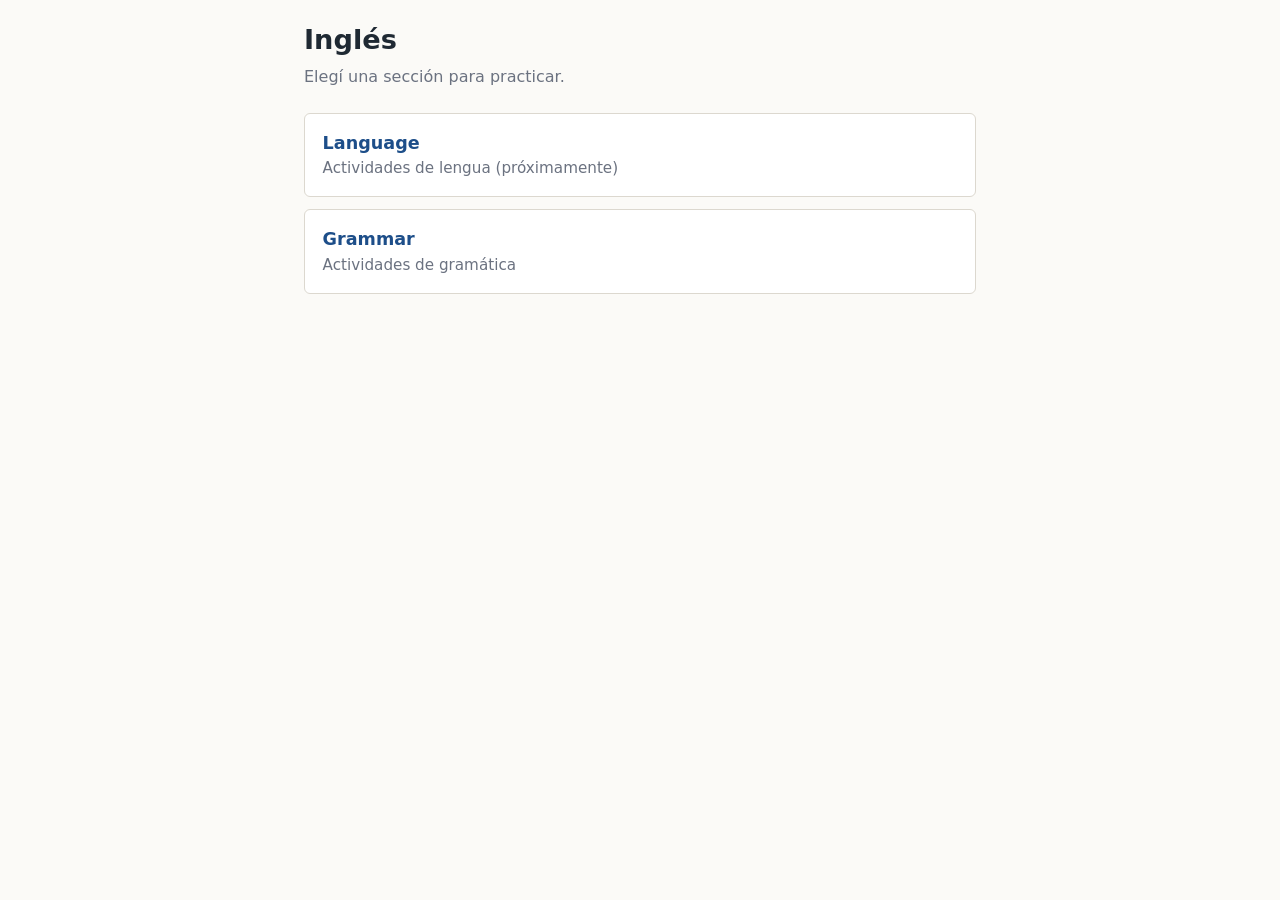
<file: index.html>
<!DOCTYPE html>
<html lang="es">
<head>
  <meta charset="UTF-8">
  <meta name="viewport" content="width=device-width, initial-scale=1">
  <title>Inglés — Ejercicios</title>
  <link rel="stylesheet" href="assets/style.css">
</head>
<body>
  <main class="contenedor">
    <h1>Inglés</h1>
    <p class="sub">Elegí una sección para practicar.</p>

    <nav class="opciones">
      <a class="opcion" href="language/index.html">
        <strong>Language</strong>
        <span>Actividades de lengua (próximamente)</span>
      </a>
      <a class="opcion" href="grammar/index.html">
        <strong>Grammar</strong>
        <span>Actividades de gramática</span>
      </a>
    </nav>
  </main>
</body>
</html>
</file>
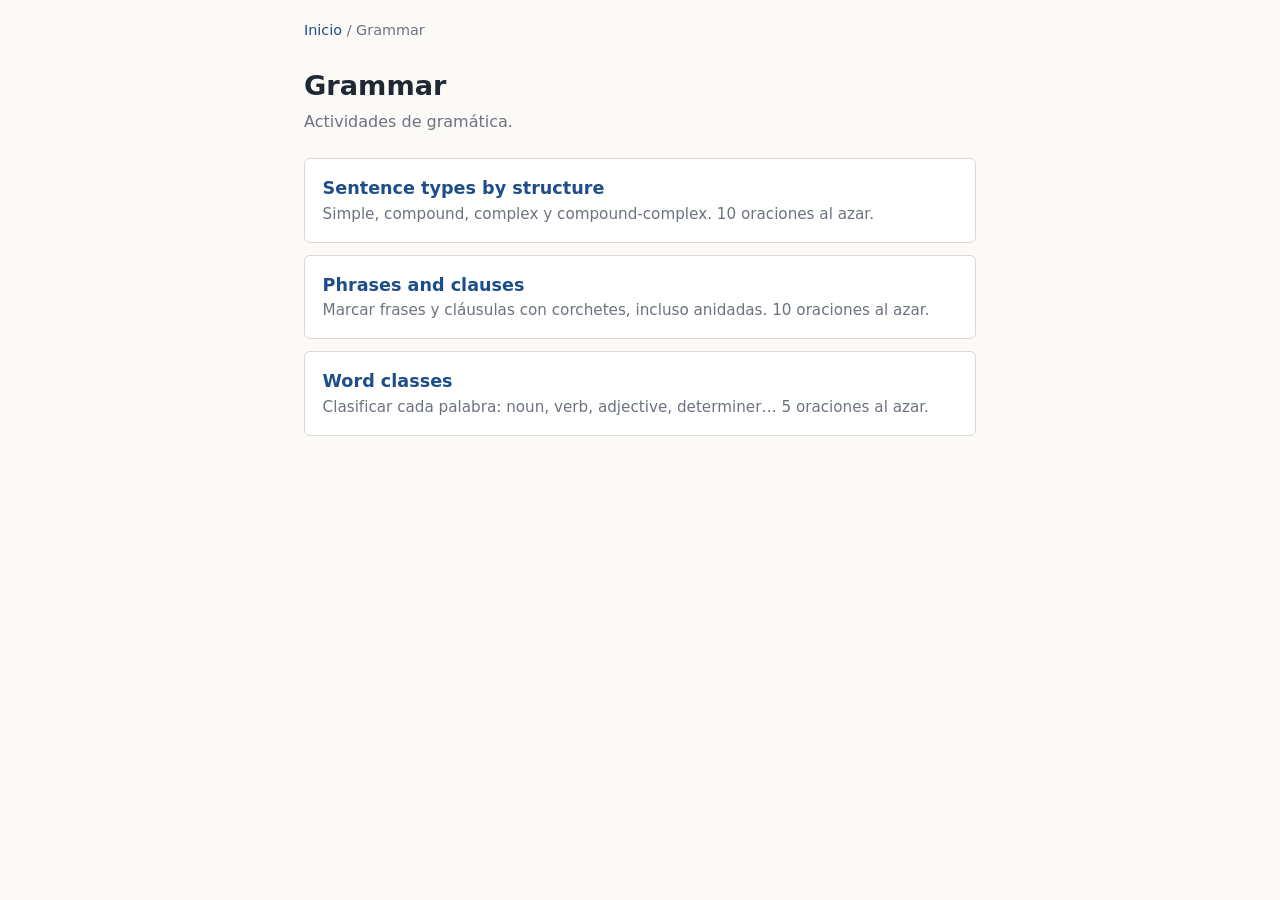
<file: grammar/index.html>
<!DOCTYPE html>
<html lang="es">
<head>
  <meta charset="UTF-8">
  <meta name="viewport" content="width=device-width, initial-scale=1">
  <title>Grammar — Inglés</title>
  <link rel="stylesheet" href="../assets/style.css">
</head>
<body>
  <main class="contenedor">
    <div class="migas"><a href="../index.html">Inicio</a> / Grammar</div>
    <h1>Grammar</h1>
    <p class="sub">Actividades de gramática.</p>

    <!-- Para sumar una actividad nueva: copiar un bloque <a class="opcion"> -->
    <nav class="opciones">
      <a class="opcion" href="sentence-types/index.html">
        <strong>Sentence types by structure</strong>
        <span>Simple, compound, complex y compound-complex. 10 oraciones al azar.</span>
      </a>
      <a class="opcion" href="phrases-clauses/index.html">
  <strong>Phrases and clauses</strong>
  <span>Marcar frases y cláusulas con corchetes, incluso anidadas. 10 oraciones al azar.</span>
</a>
      <a class="opcion" href="word-classes/index.html">
  <strong>Word classes</strong>
  <span>Clasificar cada palabra: noun, verb, adjective, determiner… 5 oraciones al azar.</span>
</a>
    </nav>
  </main>
</body>
</html>
</file>
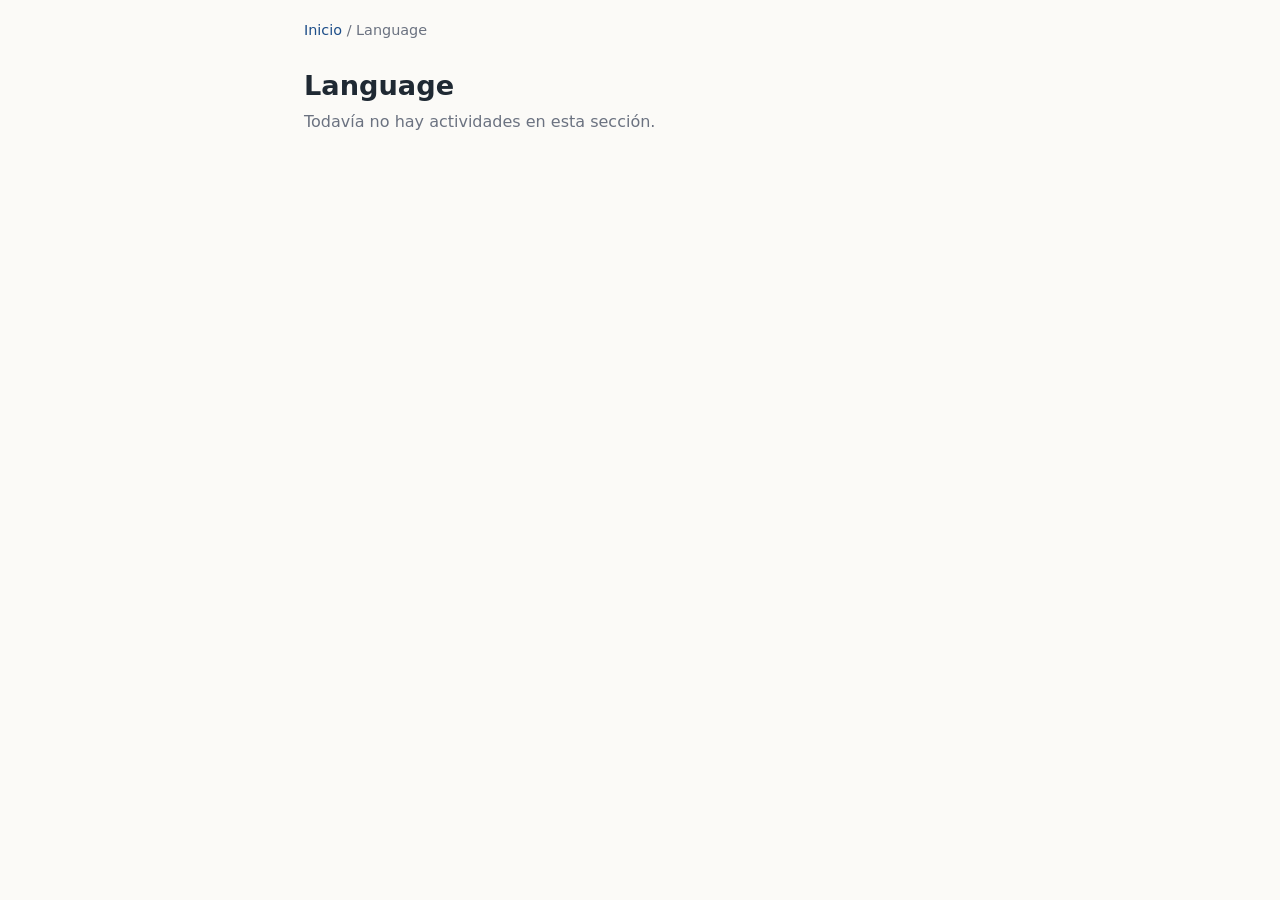
<file: language/index.html>
<!DOCTYPE html>
<html lang="es">
<head>
  <meta charset="UTF-8">
  <meta name="viewport" content="width=device-width, initial-scale=1">
  <title>Language — Inglés</title>
  <link rel="stylesheet" href="../assets/style.css">
</head>
<body>
  <main class="contenedor">
    <div class="migas"><a href="../index.html">Inicio</a> / Language</div>
    <h1>Language</h1>
    <p class="sub">Todavía no hay actividades en esta sección.</p>
  </main>
</body>
</html>
</file>
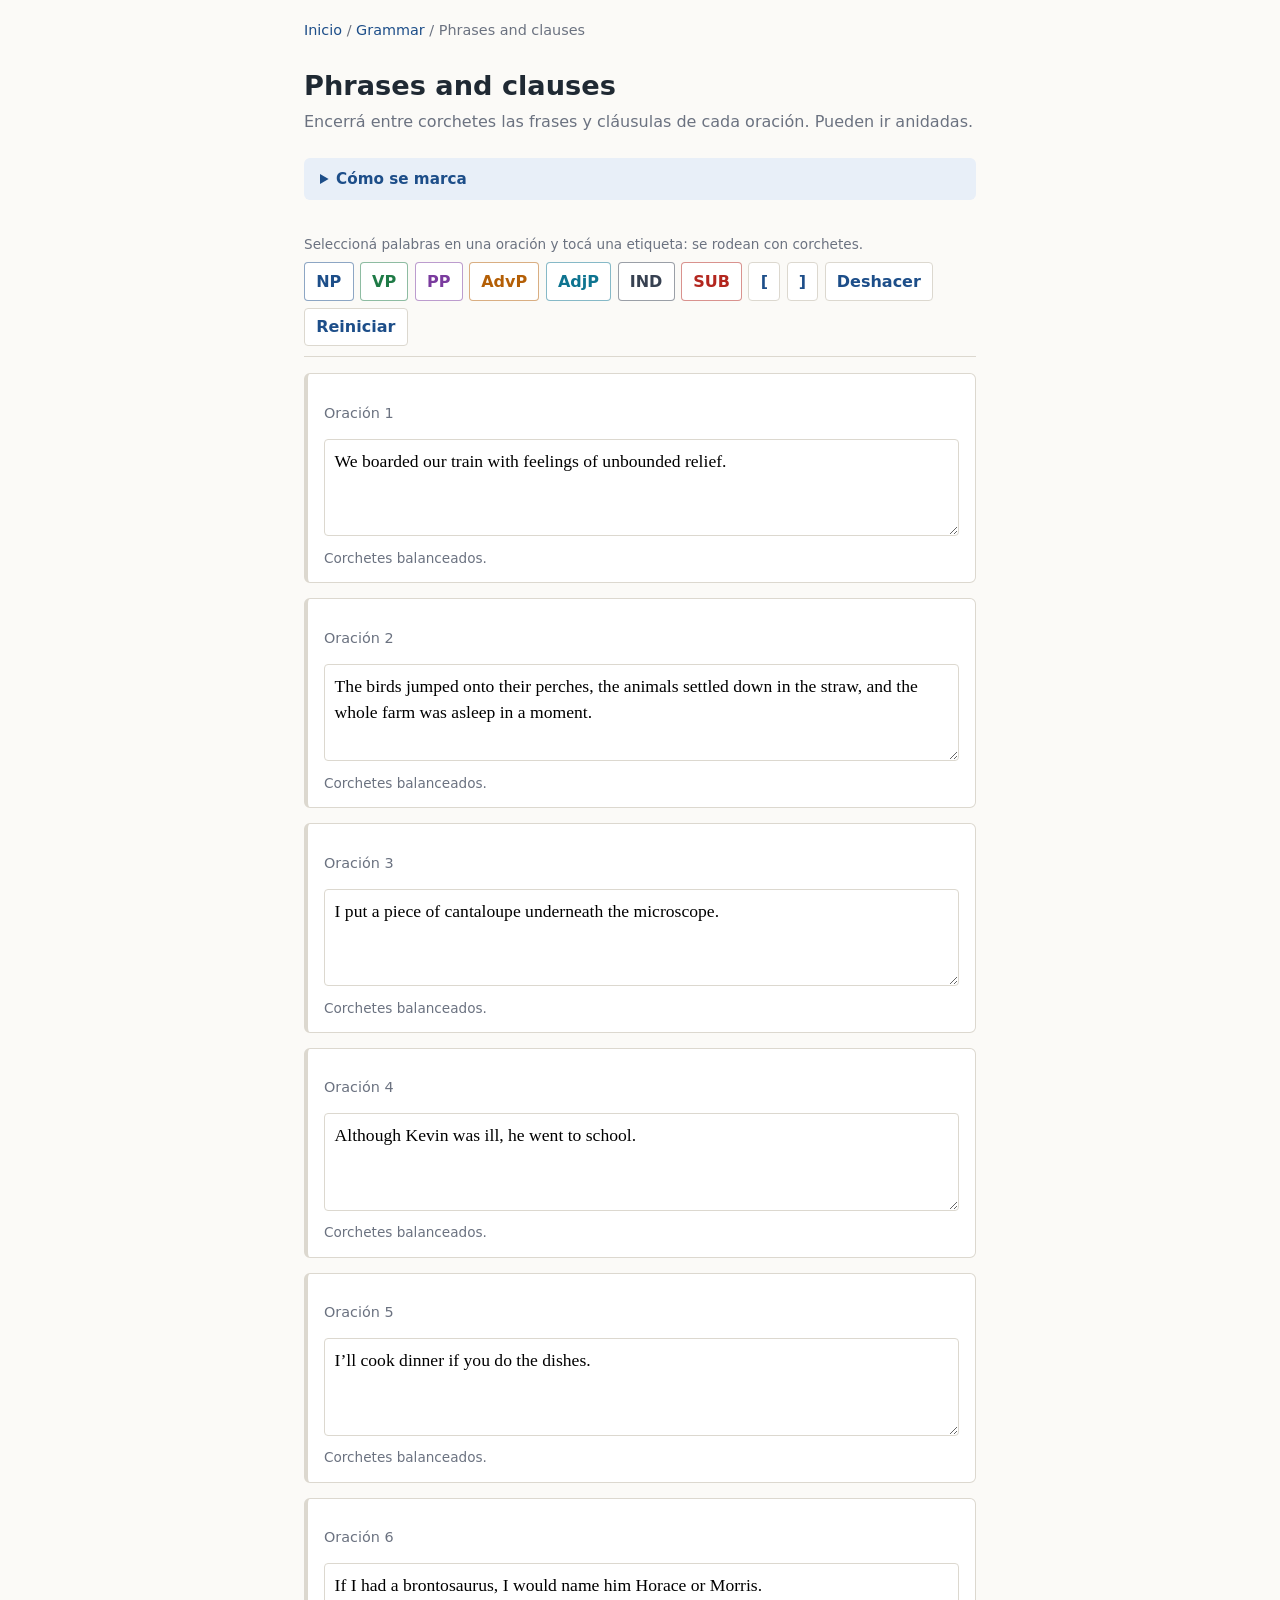
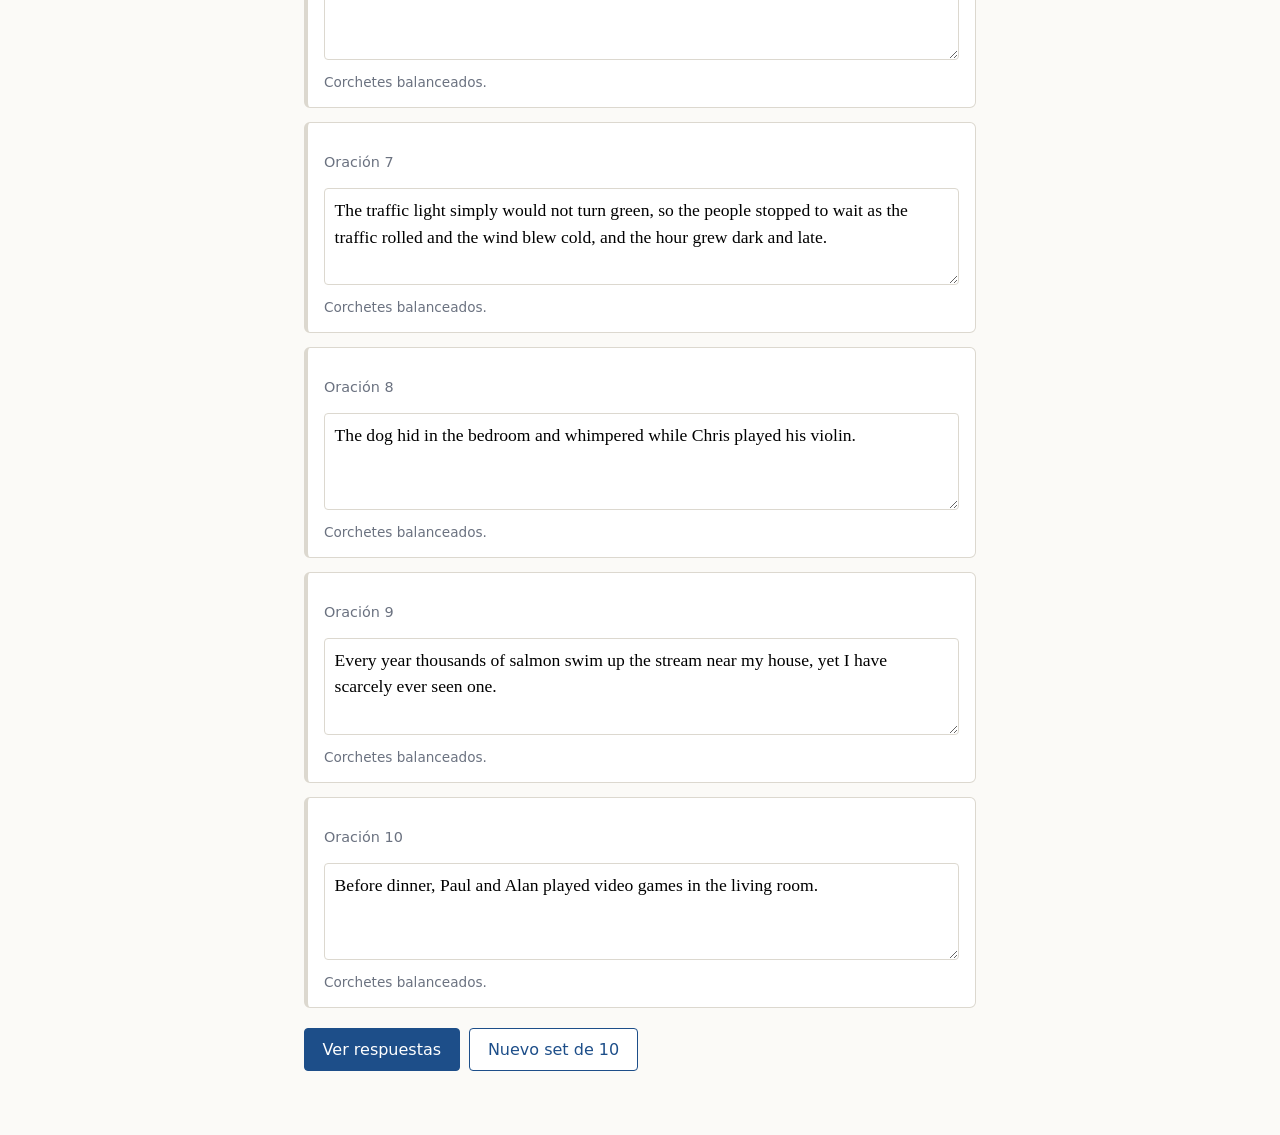
<file: grammar/phrases-clauses/index.html>
<!DOCTYPE html>
<html lang="es">
<head>
  <meta charset="UTF-8">
  <meta name="viewport" content="width=device-width, initial-scale=1">
  <title>Phrases and clauses — Inglés</title>
  <link rel="stylesheet" href="../../assets/style.css">
  <link rel="stylesheet" href="phrases-clauses.css">
</head>
<body>
  <main class="contenedor">
    <div class="migas">
      <a href="../../index.html">Inicio</a> /
      <a href="../index.html">Grammar</a> /
      Phrases and clauses
    </div>

    <h1>Phrases and clauses</h1>
    <p class="sub">Encerrá entre corchetes las frases y cláusulas de cada oración. Pueden ir anidadas.</p>

    <!-- Ayuda desplegable: formato y criterios -->
    <details class="ayuda">
      <summary>Cómo se marca</summary>
      <p>Formato: <strong>[ETIQUETA texto]</strong>. Un corchete puede ir dentro de otro.</p>
      <p>Ejemplo:</p>
      <p class="arbol" id="ejemplo"></p>
      <ul>
        <li><strong>NP</strong> noun phrase, <strong>VP</strong> verb phrase (solo el grupo verbal), <strong>PP</strong> prepositional phrase, <strong>AdvP</strong> adverb phrase, <strong>AdjP</strong> adjective phrase.</li>
        <li><strong>IND</strong> cláusula independiente, <strong>SUB</strong> cláusula dependiente (también las no finitas: <em>-ing</em>, <em>to</em> + verbo).</li>
        <li>Solo se marcan grupos de dos o más palabras. Las cláusulas se marcan siempre.</li>
        <li>La etiqueta indica la forma: una PP que hace de adverbio sigue siendo PP.</li>
        <li>Una PP que modifica a un sustantivo va dentro del NP.</li>
        <li>Los elementos coordinados van como una sola unidad (<em>Horace or Morris</em>).</li>
      </ul>
    </details>

    <!-- Barra de herramientas: la arma el script a partir de las etiquetas -->
    <div class="barra">
      <p class="ayuda-barra">Seleccioná palabras en una oración y tocá una etiqueta: se rodean con corchetes.</p>
      <div class="fila" id="barra"></div>
    </div>

    <!-- Acá el script dibuja las 10 oraciones -->
    <div id="lista"></div>

    <div class="acciones">
      <button id="btn-respuestas" type="button">Ver respuestas</button>
      <button id="btn-nuevo" type="button" class="secundario">Nuevo set de 10</button>
    </div>
  </main>

  <!-- Orden de carga: oraciones, respuestas y por último la lógica -->
  <script src="../data/sentences.js"></script>
  <script src="../data/analysis.js"></script>
  <script src="phrases-clauses.js"></script>
</body>
</html>
</file>
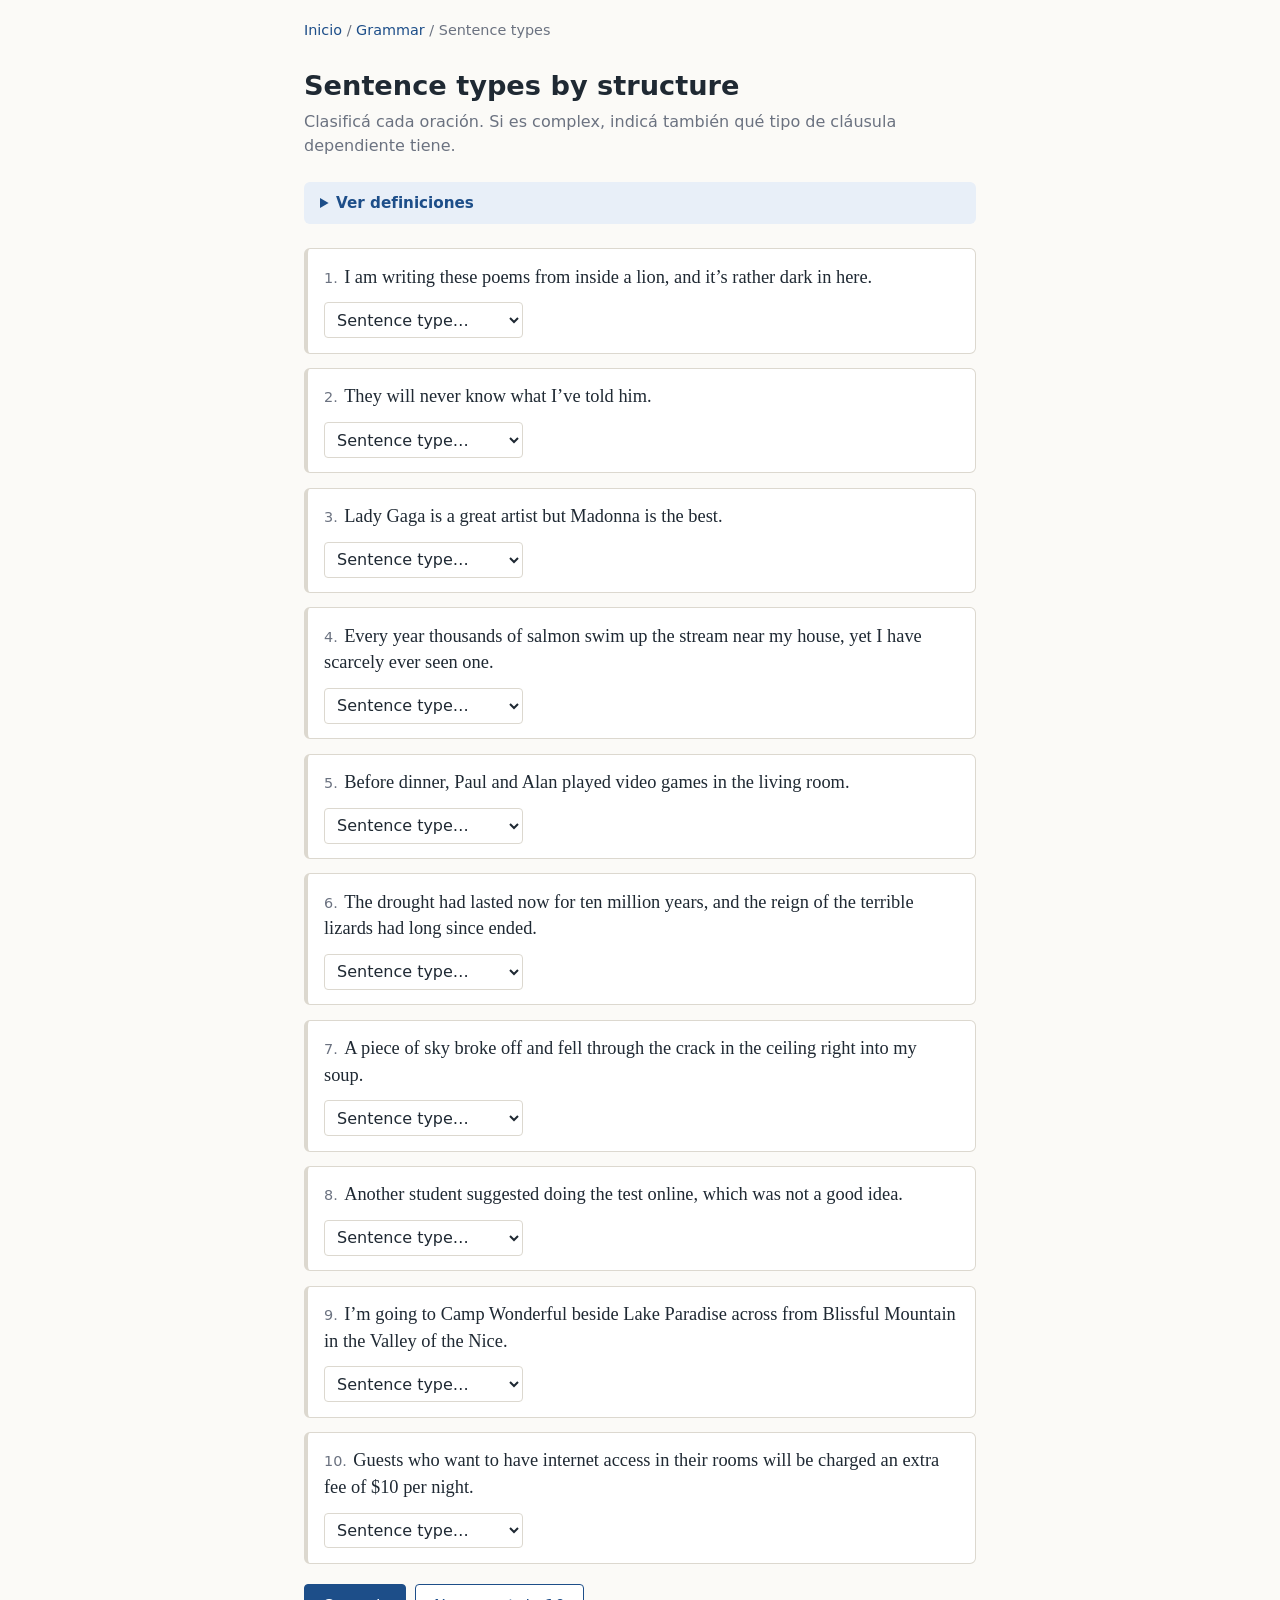
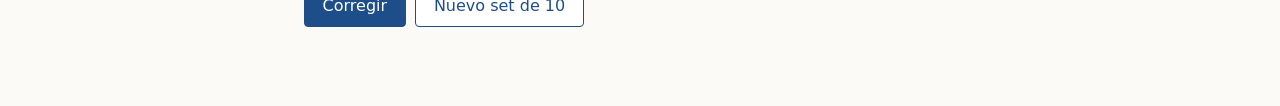
<file: grammar/sentence-types/index.html>
<!DOCTYPE html>
<html lang="es">
<head>
  <meta charset="UTF-8">
  <meta name="viewport" content="width=device-width, initial-scale=1">
  <title>Sentence types by structure — Inglés</title>
  <link rel="stylesheet" href="../../assets/style.css">
</head>
<body>
  <main class="contenedor">
    <div class="migas">
      <a href="../../index.html">Inicio</a> / <a href="../index.html">Grammar</a> / Sentence types
    </div>

    <h1>Sentence types by structure</h1>
    <p class="sub">Clasificá cada oración. Si es complex, indicá también qué tipo de cláusula dependiente tiene.</p>

    <!-- Ayuda desplegable con las definiciones -->
    <details class="ayuda">
      <summary>Ver definiciones</summary>
      <dl>
        <dt>Simple</dt>
        <dd>Una cláusula independiente.</dd>
        <dt>Compound</dt>
        <dd>Al menos dos cláusulas independientes.</dd>
        <dt>Complex</dt>
        <dd>Una cláusula independiente y al menos una dependiente.</dd>
        <dt>Compound-complex</dt>
        <dd>Dos o más cláusulas independientes y al menos una dependiente.</dd>
      </dl>
    </details>

    <!-- Acá el script dibuja las 10 oraciones -->
    <div id="lista"></div>

    <div class="acciones">
      <button id="btn-corregir" type="button">Corregir</button>
      <button id="btn-nuevo" type="button" class="secundario">Nuevo set de 10</button>
      <span id="puntaje" class="puntaje" aria-live="polite"></span>
    </div>
    <p id="aviso" class="aviso"></p>
  </main>

  <!-- Primero los datos, después la lógica (el orden importa) -->
  <script src="../data/sentences.js"></script>
  <script src="sentence-types.js"></script>
</body>
</html>
</file>
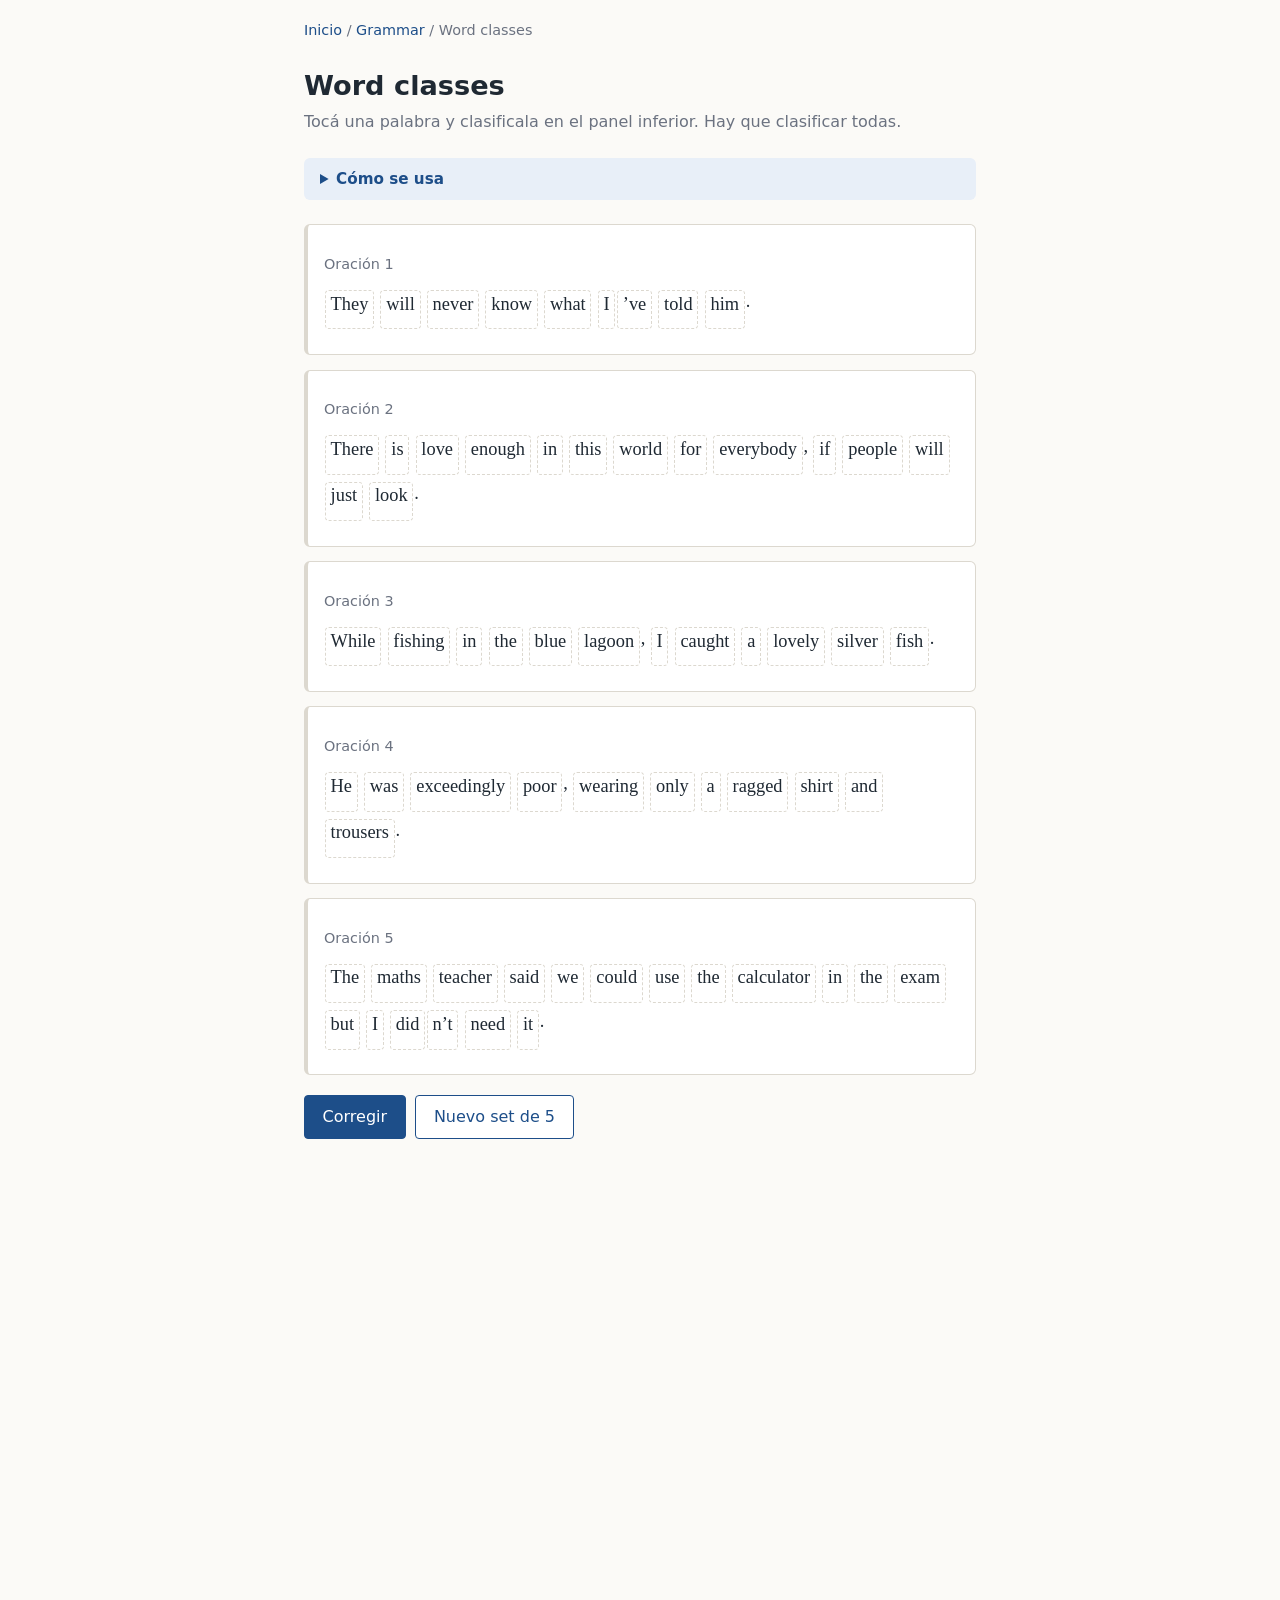
<file: grammar/word-classes/index.html>
<!DOCTYPE html>
<html lang="es">
<head>
  <meta charset="UTF-8">
  <meta name="viewport" content="width=device-width, initial-scale=1">
  <title>Word classes — Inglés</title>
  <link rel="stylesheet" href="../../assets/style.css">
  <link rel="stylesheet" href="word-classes.css">
</head>
<body>
  <main class="contenedor">
    <div class="migas">
      <a href="../../index.html">Inicio</a> /
      <a href="../index.html">Grammar</a> /
      Word classes
    </div>

    <h1>Word classes</h1>
    <p class="sub">Tocá una palabra y clasificala en el panel inferior. Hay que clasificar todas.</p>

    <!-- Ayuda desplegable -->
    <details class="ayuda">
      <summary>Cómo se usa</summary>
      <ul>
        <li>Tocá una palabra: se abre el panel. Elegí la clase y después el subtipo.</li>
        <li>En los sustantivos comunes hay que elegir también concrete/abstract y countable/uncountable.</li>
        <li>Al completar una palabra, el panel pasa solo a la siguiente. Con ‹ y › te movés a mano.</li>
        <li>Las contracciones están separadas: <em>I’ll</em> = <em>I</em> + <em>’ll</em>, <em>didn’t</em> = <em>did</em> + <em>n’t</em>.</li>
        <li>Posesivos y demostrativos junto a un sustantivo (<em>my</em>, <em>these</em>) son determiners.</li>
        <li>Todas las palabras de un nombre propio (<em>Camp Wonderful</em>) son proper noun.</li>
        <li>“Other” sirve para el <em>to</em> del infinitivo y para el <em>there</em> existencial.</li>
      </ul>
    </details>

    <!-- Acá el script dibuja las 5 oraciones -->
    <div id="lista"></div>

    <div class="acciones">
      <button id="btn-corregir" type="button">Corregir</button>
      <button id="btn-nuevo" type="button" class="secundario">Nuevo set de 5</button>
      <span id="puntaje" class="puntaje" aria-live="polite"></span>
    </div>
  </main>

  <!-- Panel inferior: lo arma el script según la palabra seleccionada -->
  <div id="panel" class="panel" hidden>
    <div class="panel-cab">
      <button id="p-ant" type="button" aria-label="Palabra anterior">‹</button>
      <strong id="p-palabra"></strong>
      <button id="p-sig" type="button" aria-label="Palabra siguiente">›</button>
      <button id="p-cerrar" type="button">Cerrar</button>
    </div>
    <div id="p-cuerpo"></div>
    <div class="pie">
      <button id="p-quitar" type="button">Quitar respuesta</button>
    </div>
  </div>

  <!-- Orden de carga: oraciones, respuestas y por último la lógica -->
  <script src="../data/sentences.js"></script>
  <script src="word-classes-data.js"></script>
  <script src="word-classes.js"></script>
</body>
</html>
</file>
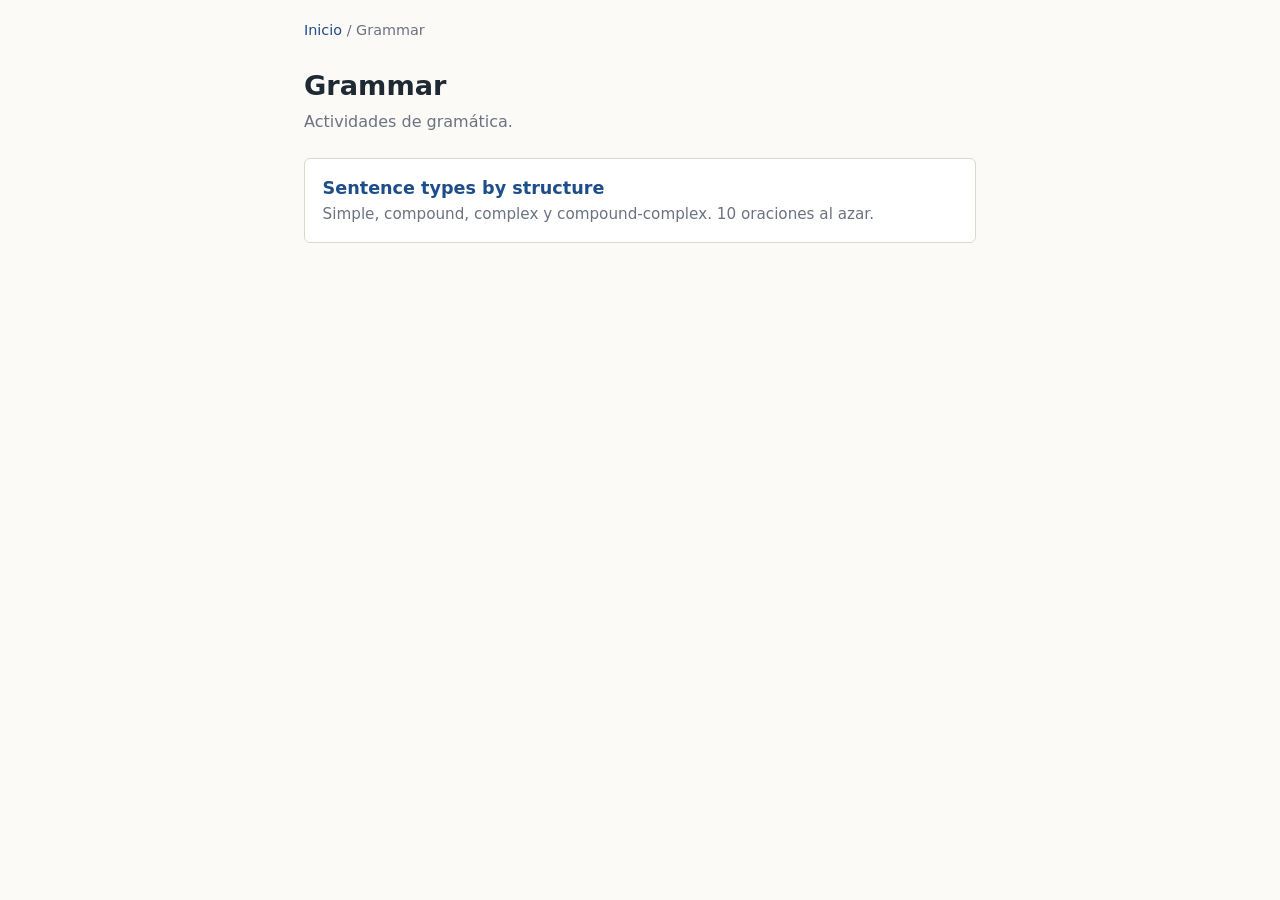
<file: grammar.html>
<!DOCTYPE html>
<html lang="es">
<head>
  <meta charset="UTF-8">
  <meta name="viewport" content="width=device-width, initial-scale=1">
  <title>Grammar — Inglés</title>
  <link rel="stylesheet" href="style.css">
</head>
<body>
  <main class="contenedor">
    <div class="migas"><a href="index.html">Inicio</a> / Grammar</div>
    <h1>Grammar</h1>
    <p class="sub">Actividades de gramática.</p>

    <!-- Para sumar una actividad nueva: copiar un bloque <a class="opcion"> -->
    <nav class="opciones">
      <a class="opcion" href="sentence-types.html">
        <strong>Sentence types by structure</strong>
        <span>Simple, compound, complex y compound-complex. 10 oraciones al azar.</span>
      </a>
    </nav>
  </main>
</body>
</html>
</file>
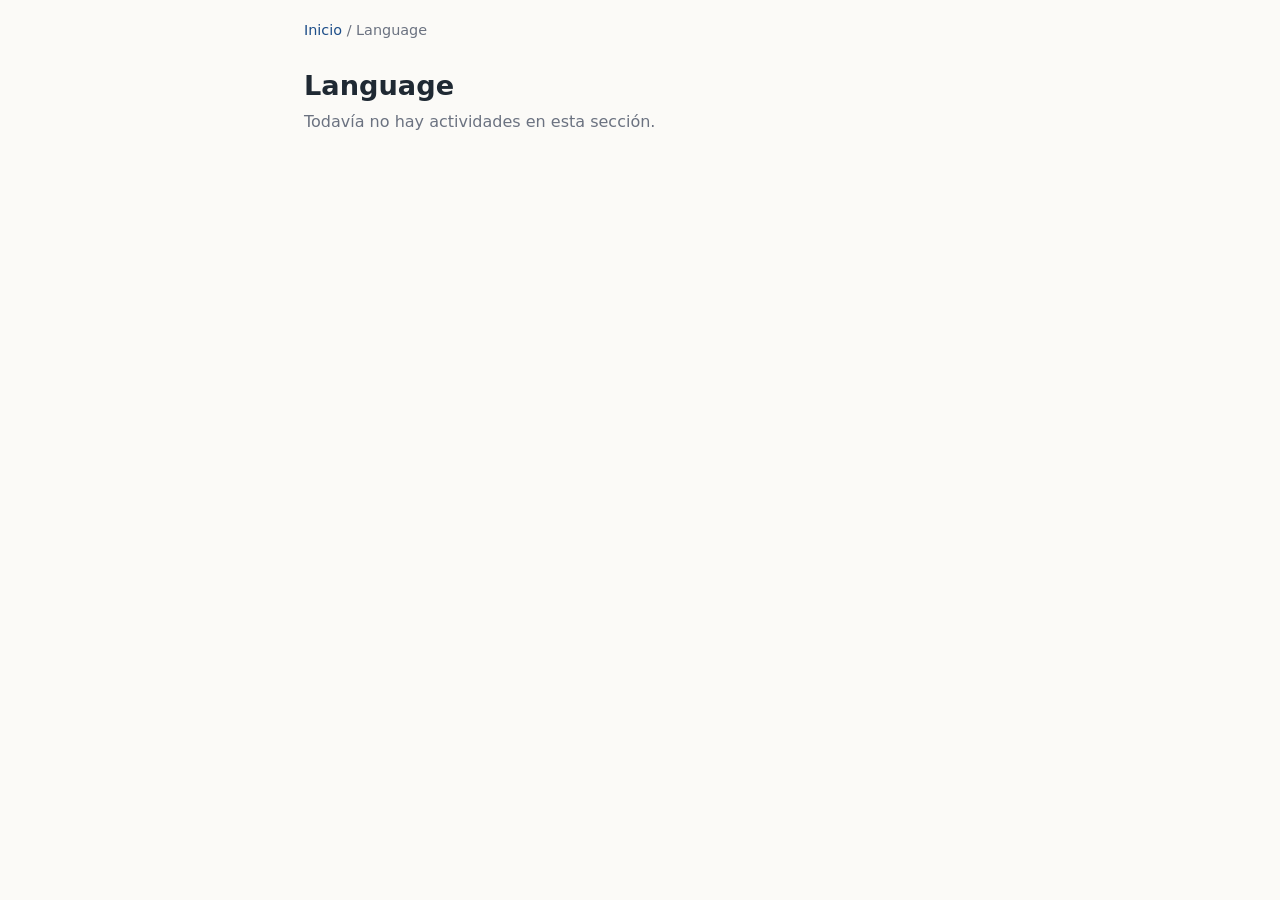
<file: language.html>
<!DOCTYPE html>
<html lang="es">
<head>
  <meta charset="UTF-8">
  <meta name="viewport" content="width=device-width, initial-scale=1">
  <title>Language — Inglés</title>
  <link rel="stylesheet" href="style.css">
</head>
<body>
  <main class="contenedor">
    <div class="migas"><a href="index.html">Inicio</a> / Language</div>
    <h1>Language</h1>
    <p class="sub">Todavía no hay actividades en esta sección.</p>
  </main>
</body>
</html>
</file>
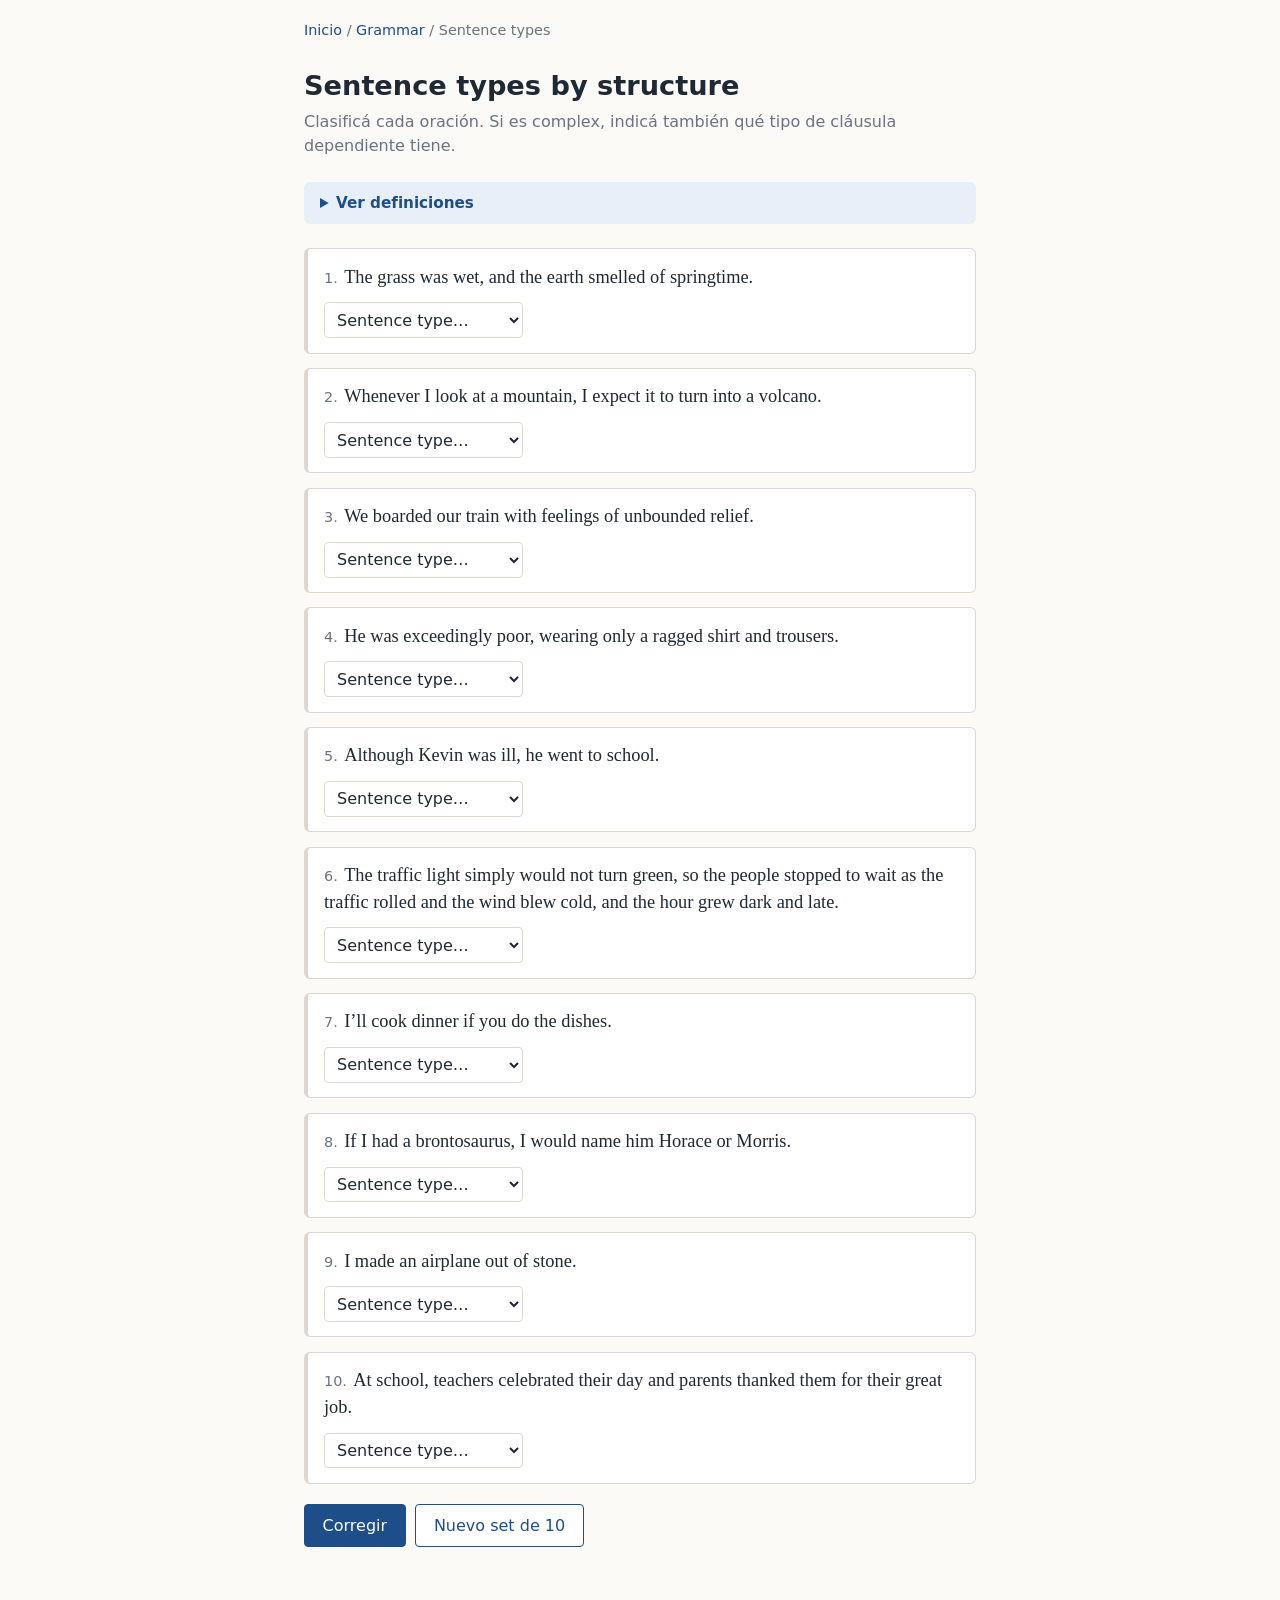
<file: sentence-types.html>
<!DOCTYPE html>
<html lang="es">
<head>
  <meta charset="UTF-8">
  <meta name="viewport" content="width=device-width, initial-scale=1">
  <title>Sentence types by structure — Inglés</title>
  <link rel="stylesheet" href="style.css">
</head>
<body>
  <main class="contenedor">
    <div class="migas">
      <a href="index.html">Inicio</a> / <a href="grammar.html">Grammar</a> / Sentence types
    </div>

    <h1>Sentence types by structure</h1>
    <p class="sub">Clasificá cada oración. Si es complex, indicá también qué tipo de cláusula dependiente tiene.</p>

    <!-- Ayuda desplegable con las definiciones -->
    <details class="ayuda">
      <summary>Ver definiciones</summary>
      <dl>
        <dt>Simple</dt>
        <dd>Una cláusula independiente.</dd>
        <dt>Compound</dt>
        <dd>Al menos dos cláusulas independientes.</dd>
        <dt>Complex</dt>
        <dd>Una cláusula independiente y al menos una dependiente.</dd>
        <dt>Compound-complex</dt>
        <dd>Dos o más cláusulas independientes y al menos una dependiente.</dd>
      </dl>
    </details>

    <!-- Acá el script dibuja las 10 oraciones -->
    <div id="lista"></div>

    <div class="acciones">
      <button id="btn-corregir" type="button">Corregir</button>
      <button id="btn-nuevo" type="button" class="secundario">Nuevo set de 10</button>
      <span id="puntaje" class="puntaje" aria-live="polite"></span>
    </div>
    <p id="aviso" class="aviso"></p>
  </main>

  <!-- Primero los datos, después la lógica (el orden importa) -->
  <script src="sentence-types-data.js"></script>
  <script src="sentence-types.js"></script>
</body>
</html>
</file>
<file: assets/style.css>
/* ==========================================================
   style.css — estilos compartidos de todas las páginas
   Estética sencilla: fondo claro, un solo color de acento,
   serif (Georgia) para las oraciones y sans del sistema para la interfaz.
   ========================================================== */

:root {
  --fondo: #fbfaf7;
  --papel: #ffffff;
  --texto: #1f2933;
  --suave: #6b7280;
  --linea: #dcd8cf;
  --acento: #1d4e89;
  --acento-fondo: #e8eff8;
  --ok: #1e7a46;
  --ok-fondo: #e6f4ea;
  --mal: #b3261e;
  --mal-fondo: #fdecea;
}

* { box-sizing: border-box; }

body {
  margin: 0;
  background: var(--fondo);
  color: var(--texto);
  font-family: system-ui, -apple-system, "Segoe UI", Roboto, sans-serif;
  line-height: 1.5;
}

/* Contenedor central: limita el ancho de línea para leer cómodo */
.contenedor {
  max-width: 44rem;
  margin: 0 auto;
  padding: 1.25rem 1rem 4rem;
}

/* Barra superior con migas de pan (Inicio / Grammar / ...) */
.migas {
  font-size: 0.9rem;
  color: var(--suave);
  margin-bottom: 1.5rem;
}
.migas a { color: var(--acento); text-decoration: none; }
.migas a:hover { text-decoration: underline; }

h1 { font-size: 1.7rem; margin: 0 0 0.25rem; }
.sub { color: var(--suave); margin: 0 0 1.5rem; }

/* Lista de enlaces grandes (index, grammar, language) */
.opciones { display: grid; gap: 0.75rem; }
.opcion {
  display: block;
  padding: 1rem 1.1rem;
  background: var(--papel);
  border: 1px solid var(--linea);
  border-radius: 6px;
  color: inherit;
  text-decoration: none;
}
.opcion:hover { border-color: var(--acento); }
.opcion strong { display: block; font-size: 1.1rem; color: var(--acento); }
.opcion span { color: var(--suave); font-size: 0.95rem; }
.opcion.pendiente { opacity: 0.6; pointer-events: none; }

/* ---------- Actividad ---------- */

/* Caja de ayuda con las definiciones (se abre/cierra con <details>) */
details.ayuda {
  background: var(--acento-fondo);
  border-radius: 6px;
  padding: 0.6rem 1rem;
  margin-bottom: 1.5rem;
  font-size: 0.95rem;
}
details.ayuda summary { cursor: pointer; font-weight: 600; color: var(--acento); }
details.ayuda dl { margin: 0.75rem 0 0.25rem; }
details.ayuda dt { font-weight: 600; margin-top: 0.5rem; }
details.ayuda dd { margin: 0; }

/* Tarjeta de cada oración */
.item {
  background: var(--papel);
  border: 1px solid var(--linea);
  border-left: 4px solid var(--linea);
  border-radius: 6px;
  padding: 0.9rem 1rem;
  margin-bottom: 0.9rem;
}
.item .oracion {
  font-family: Georgia, "Times New Roman", serif;
  font-size: 1.15rem;
  line-height: 1.45;
  margin: 0 0 0.75rem;
}
.item .num { color: var(--suave); font-family: system-ui, sans-serif; font-size: 0.9rem; margin-right: 0.4rem; }

.selectores { display: flex; flex-wrap: wrap; gap: 0.5rem; }
select {
  font: inherit;
  padding: 0.4rem 0.5rem;
  border: 1px solid var(--linea);
  border-radius: 4px;
  background: var(--papel);
  color: var(--texto);
  min-width: 11rem;
}
select:focus-visible, button:focus-visible, summary:focus-visible, a:focus-visible {
  outline: 2px solid var(--acento);
  outline-offset: 2px;
}
.oculto { display: none; }

/* Estados tras corregir */
.item.correcto { border-left-color: var(--ok); background: var(--ok-fondo); }
.item.incorrecto { border-left-color: var(--mal); background: var(--mal-fondo); }
.item .resultado { margin: 0.6rem 0 0; font-size: 0.95rem; }
.item.correcto .resultado { color: var(--ok); }
.item.incorrecto .resultado { color: var(--mal); }

/* Barra de acciones y puntaje */
.acciones { display: flex; flex-wrap: wrap; gap: 0.6rem; align-items: center; margin-top: 1.25rem; }
button {
  font: inherit;
  padding: 0.55rem 1.1rem;
  border-radius: 4px;
  border: 1px solid var(--acento);
  background: var(--acento);
  color: #fff;
  cursor: pointer;
}
button.secundario { background: var(--papel); color: var(--acento); }
button:disabled { opacity: 0.5; cursor: default; }
.puntaje { font-weight: 600; }
.aviso { color: var(--suave); font-size: 0.9rem; margin-top: 0.5rem; }

@media (prefers-reduced-motion: reduce) {
  * { transition: none !important; animation: none !important; }
}
</file>
<file: grammar/phrases-clauses/phrases-clauses.css>
/* ==========================================================
   phrases-clauses.css — estilos propios de esta actividad
   (se carga DESPUÉS de assets/style.css y solo agrega cosas nuevas)
   ========================================================== */

/* Barra de herramientas fija arriba: actúa sobre la oración en la que escribís */
.barra {
  position: sticky;
  top: 0;
  z-index: 5;
  background: var(--fondo);
  border-bottom: 1px solid var(--linea);
  padding: 0.6rem 0;
  margin-bottom: 1rem;
}
.barra .fila { display: flex; flex-wrap: wrap; gap: 0.4rem; }
.barra button {
  padding: 0.4rem 0.7rem;
  background: var(--papel);
  color: var(--texto);
  border: 1px solid var(--linea);
  font-weight: 600;
}
.barra .ayuda-barra { font-size: 0.85rem; color: var(--suave); margin: 0 0 0.5rem; }

/* Colores por etiqueta: --c es "r, g, b" para poder usarlo con transparencia */
.g-NP   { --c: 29, 78, 137; }
.g-VP   { --c: 30, 122, 70; }
.g-PP   { --c: 122, 59, 158; }
.g-AdvP { --c: 180, 95, 6; }
.g-AdjP { --c: 14, 116, 144; }
.g-IND  { --c: 55, 65, 81; }
.g-SUB  { --c: 179, 38, 30; }

/* Los botones de la barra heredan el color de su etiqueta */
.barra button[data-etiqueta] { color: rgb(var(--c)); border-color: rgba(var(--c), 0.5); }
.barra button.neutro { color: var(--acento); }

/* Campo de texto donde se escriben los corchetes */
textarea.analisis {
  width: 100%;
  font-family: Georgia, "Times New Roman", serif;
  font-size: 1.1rem;
  line-height: 1.5;
  padding: 0.5rem 0.6rem;
  border: 1px solid var(--linea);
  border-radius: 4px;
  resize: vertical;
}
textarea.analisis:focus { outline: 2px solid var(--acento); outline-offset: 1px; }
textarea.analisis:disabled { background: #f3f1ec; color: var(--texto); }

/* Estado de los corchetes mientras escribís (solo sintaxis, no corrige el análisis) */
.estado { font-size: 0.85rem; color: var(--suave); margin: 0.3rem 0 0; }
.estado.alerta { color: var(--mal); }

/* Respuesta correcta dibujada con grupos anidados */
.respuesta {
  margin-top: 0.8rem;
  padding-top: 0.7rem;
  border-top: 1px dashed var(--linea);
}
.respuesta .rotulo { font-size: 0.85rem; color: var(--suave); margin: 0 0 0.2rem; }
.arbol {
  font-family: Georgia, "Times New Roman", serif;
  font-size: 1.1rem;
  line-height: 2.3;      /* aire para que quepan las etiquetas pequeñas */
  margin: 0 0 0.6rem;
}
.grupo {
  background: rgba(var(--c), 0.07);  /* al anidarse, los fondos se van acumulando */
  border-radius: 3px;
}
.corchete { color: rgb(var(--c)); font-weight: 700; }
.etq {
  color: rgb(var(--c));
  font-family: system-ui, sans-serif;
  font-size: 0.7rem;
  font-weight: 700;
}
.clasif, .nota { margin: 0.3rem 0 0; font-size: 0.95rem; }
.nota { color: var(--suave); }

/* Ejemplo de la ayuda */
details.ayuda .arbol { font-size: 1rem; margin: 0.4rem 0; }
details.ayuda ul { margin: 0.4rem 0 0.2rem; padding-left: 1.2rem; }
</file>
<file: grammar/word-classes/word-classes.css>
/* ==========================================================
   word-classes.css — estilos propios de la actividad
   (se carga DESPUÉS de assets/style.css)
   ========================================================== */

/* Espacio al final para que el panel inferior no tape las últimas oraciones */
.contenedor { padding-bottom: 60vh; }

/* Colores por clase: --c es "r, g, b" para poder usarlo con transparencia */
.c-noun  { --c: 29, 78, 137; }
.c-pron  { --c: 122, 59, 158; }
.c-verb  { --c: 30, 122, 70; }
.c-adj   { --c: 14, 116, 144; }
.c-adv   { --c: 180, 95, 6; }
.c-prep  { --c: 190, 24, 93; }
.c-conj  { --c: 71, 85, 105; }
.c-inter { --c: 161, 98, 7; }
.c-det   { --c: 67, 56, 202; }
.c-oth   { --c: 107, 114, 128; }

/* Oración: interlineado amplio porque cada palabra lleva una etiqueta debajo */
.frase {
  font-family: Georgia, "Times New Roman", serif;
  font-size: 1.15rem;
  line-height: 1.2;
  margin: 0.3rem 0 0.2rem;
}

/* Cada palabra es un botón con la etiqueta de su clase abajo */
.pal {
  display: inline-flex;
  flex-direction: column;
  align-items: center;
  vertical-align: top;
  margin: 0 0.05rem 0.45rem;
  padding: 0.1rem 0.3rem 0.05rem;
  background: none;
  color: var(--texto);
  font: inherit;
  border: 1px dashed var(--linea);
  border-radius: 4px;
  cursor: pointer;
}
.pal .etq {
  font-family: system-ui, sans-serif;
  font-size: 0.65rem;
  font-weight: 700;
  line-height: 1.2;
  min-height: 0.8rem;       /* reserva el alto aunque todavía no tenga etiqueta */
}
.pal[class*="c-"] {
  background: rgba(var(--c), 0.1);
  border: 1px solid rgba(var(--c), 0.55);
}
.pal[class*="c-"] .etq { color: rgb(var(--c)); }

/* Palabra seleccionada: el panel inferior trabaja sobre esta */
.pal.activa { outline: 2px solid var(--acento); outline-offset: 1px; }

/* Resultado de la corrección */
.pal.ok  { box-shadow: 0 0 0 2px var(--ok); }
.pal.mal { box-shadow: 0 0 0 2px var(--mal); }

/* Informe debajo de cada oración al corregir */
.informe { margin-top: 0.6rem; padding-top: 0.6rem; border-top: 1px dashed var(--linea); font-size: 0.95rem; }
.informe p { margin: 0.2rem 0; }
.informe .aciertos { font-weight: 600; }
.informe ul { margin: 0.3rem 0; padding-left: 1.1rem; }
.informe li { margin-bottom: 0.3rem; }
.informe .mala { color: var(--mal); }
.informe .nota { color: var(--suave); }

/* ---------- Panel inferior ---------- */
.panel {
  position: fixed;
  left: 0;
  right: 0;
  bottom: 0;
  z-index: 10;
  max-height: 52vh;
  overflow-y: auto;
  background: var(--papel);
  border-top: 2px solid var(--acento);
  box-shadow: 0 -4px 14px rgba(0, 0, 0, 0.12);
  padding: 0.6rem 1rem calc(0.8rem + env(safe-area-inset-bottom, 0px));
}
.panel[hidden] { display: none; }

.panel button {
  padding: 0.5rem 0.7rem;
  background: var(--papel);
  color: var(--texto);
  border: 1px solid var(--linea);
  font-weight: 600;
}

/* Cabecera: anterior / palabra / siguiente / cerrar */
.panel-cab {
  display: flex;
  align-items: center;
  gap: 0.5rem;
  margin-bottom: 0.6rem;
}
.panel-cab strong { flex: 1; text-align: center; font-size: 1.1rem; }
.panel-cab .contador { font-size: 0.8rem; color: var(--suave); font-weight: 400; }

/* Rejilla de botones (clases o subtipos) */
.rejilla { display: flex; flex-wrap: wrap; gap: 0.4rem; }
.rejilla button { flex: 1 1 28%; min-width: 6.2rem; }
.rejilla button.elegido {
  background: rgba(var(--c), 0.15);
  border-color: rgb(var(--c));
  color: rgb(var(--c));
}
.rejilla button small {
  display: block;
  font-weight: 400;
  font-size: 0.72rem;
  color: var(--suave);
}

/* Botones de clase llevan el color de su clase */
.rejilla button[class*="c-"] { color: rgb(var(--c)); border-color: rgba(var(--c), 0.5); }

/* Títulos de cada grupo dentro del panel (ejes del sustantivo, etc.) */
.panel .grupo-titulo { font-size: 0.8rem; color: var(--suave); margin: 0.6rem 0 0.25rem; }
.panel .nivel { display: flex; align-items: center; gap: 0.5rem; margin-bottom: 0.5rem; }
.panel .nivel .clase-actual { font-weight: 700; color: rgb(var(--c)); }
.panel .pie { margin-top: 0.7rem; }
</file>
<file: style.css>
/* ==========================================================
   style.css — estilos compartidos de todas las páginas
   Estética sencilla: fondo claro, un solo color de acento,
   serif (Georgia) para las oraciones y sans del sistema para la interfaz.
   ========================================================== */

:root {
  --fondo: #fbfaf7;
  --papel: #ffffff;
  --texto: #1f2933;
  --suave: #6b7280;
  --linea: #dcd8cf;
  --acento: #1d4e89;
  --acento-fondo: #e8eff8;
  --ok: #1e7a46;
  --ok-fondo: #e6f4ea;
  --mal: #b3261e;
  --mal-fondo: #fdecea;
}

* { box-sizing: border-box; }

body {
  margin: 0;
  background: var(--fondo);
  color: var(--texto);
  font-family: system-ui, -apple-system, "Segoe UI", Roboto, sans-serif;
  line-height: 1.5;
}

/* Contenedor central: limita el ancho de línea para leer cómodo */
.contenedor {
  max-width: 44rem;
  margin: 0 auto;
  padding: 1.25rem 1rem 4rem;
}

/* Barra superior con migas de pan (Inicio / Grammar / ...) */
.migas {
  font-size: 0.9rem;
  color: var(--suave);
  margin-bottom: 1.5rem;
}
.migas a { color: var(--acento); text-decoration: none; }
.migas a:hover { text-decoration: underline; }

h1 { font-size: 1.7rem; margin: 0 0 0.25rem; }
.sub { color: var(--suave); margin: 0 0 1.5rem; }

/* Lista de enlaces grandes (index, grammar, language) */
.opciones { display: grid; gap: 0.75rem; }
.opcion {
  display: block;
  padding: 1rem 1.1rem;
  background: var(--papel);
  border: 1px solid var(--linea);
  border-radius: 6px;
  color: inherit;
  text-decoration: none;
}
.opcion:hover { border-color: var(--acento); }
.opcion strong { display: block; font-size: 1.1rem; color: var(--acento); }
.opcion span { color: var(--suave); font-size: 0.95rem; }
.opcion.pendiente { opacity: 0.6; pointer-events: none; }

/* ---------- Actividad ---------- */

/* Caja de ayuda con las definiciones (se abre/cierra con <details>) */
details.ayuda {
  background: var(--acento-fondo);
  border-radius: 6px;
  padding: 0.6rem 1rem;
  margin-bottom: 1.5rem;
  font-size: 0.95rem;
}
details.ayuda summary { cursor: pointer; font-weight: 600; color: var(--acento); }
details.ayuda dl { margin: 0.75rem 0 0.25rem; }
details.ayuda dt { font-weight: 600; margin-top: 0.5rem; }
details.ayuda dd { margin: 0; }

/* Tarjeta de cada oración */
.item {
  background: var(--papel);
  border: 1px solid var(--linea);
  border-left: 4px solid var(--linea);
  border-radius: 6px;
  padding: 0.9rem 1rem;
  margin-bottom: 0.9rem;
}
.item .oracion {
  font-family: Georgia, "Times New Roman", serif;
  font-size: 1.15rem;
  line-height: 1.45;
  margin: 0 0 0.75rem;
}
.item .num { color: var(--suave); font-family: system-ui, sans-serif; font-size: 0.9rem; margin-right: 0.4rem; }

.selectores { display: flex; flex-wrap: wrap; gap: 0.5rem; }
select {
  font: inherit;
  padding: 0.4rem 0.5rem;
  border: 1px solid var(--linea);
  border-radius: 4px;
  background: var(--papel);
  color: var(--texto);
  min-width: 11rem;
}
select:focus-visible, button:focus-visible, summary:focus-visible, a:focus-visible {
  outline: 2px solid var(--acento);
  outline-offset: 2px;
}
.oculto { display: none; }

/* Estados tras corregir */
.item.correcto { border-left-color: var(--ok); background: var(--ok-fondo); }
.item.incorrecto { border-left-color: var(--mal); background: var(--mal-fondo); }
.item .resultado { margin: 0.6rem 0 0; font-size: 0.95rem; }
.item.correcto .resultado { color: var(--ok); }
.item.incorrecto .resultado { color: var(--mal); }

/* Barra de acciones y puntaje */
.acciones { display: flex; flex-wrap: wrap; gap: 0.6rem; align-items: center; margin-top: 1.25rem; }
button {
  font: inherit;
  padding: 0.55rem 1.1rem;
  border-radius: 4px;
  border: 1px solid var(--acento);
  background: var(--acento);
  color: #fff;
  cursor: pointer;
}
button.secundario { background: var(--papel); color: var(--acento); }
button:disabled { opacity: 0.5; cursor: default; }
.puntaje { font-weight: 600; }
.aviso { color: var(--suave); font-size: 0.9rem; margin-top: 0.5rem; }

@media (prefers-reduced-motion: reduce) {
  * { transition: none !important; animation: none !important; }
}
</file>
